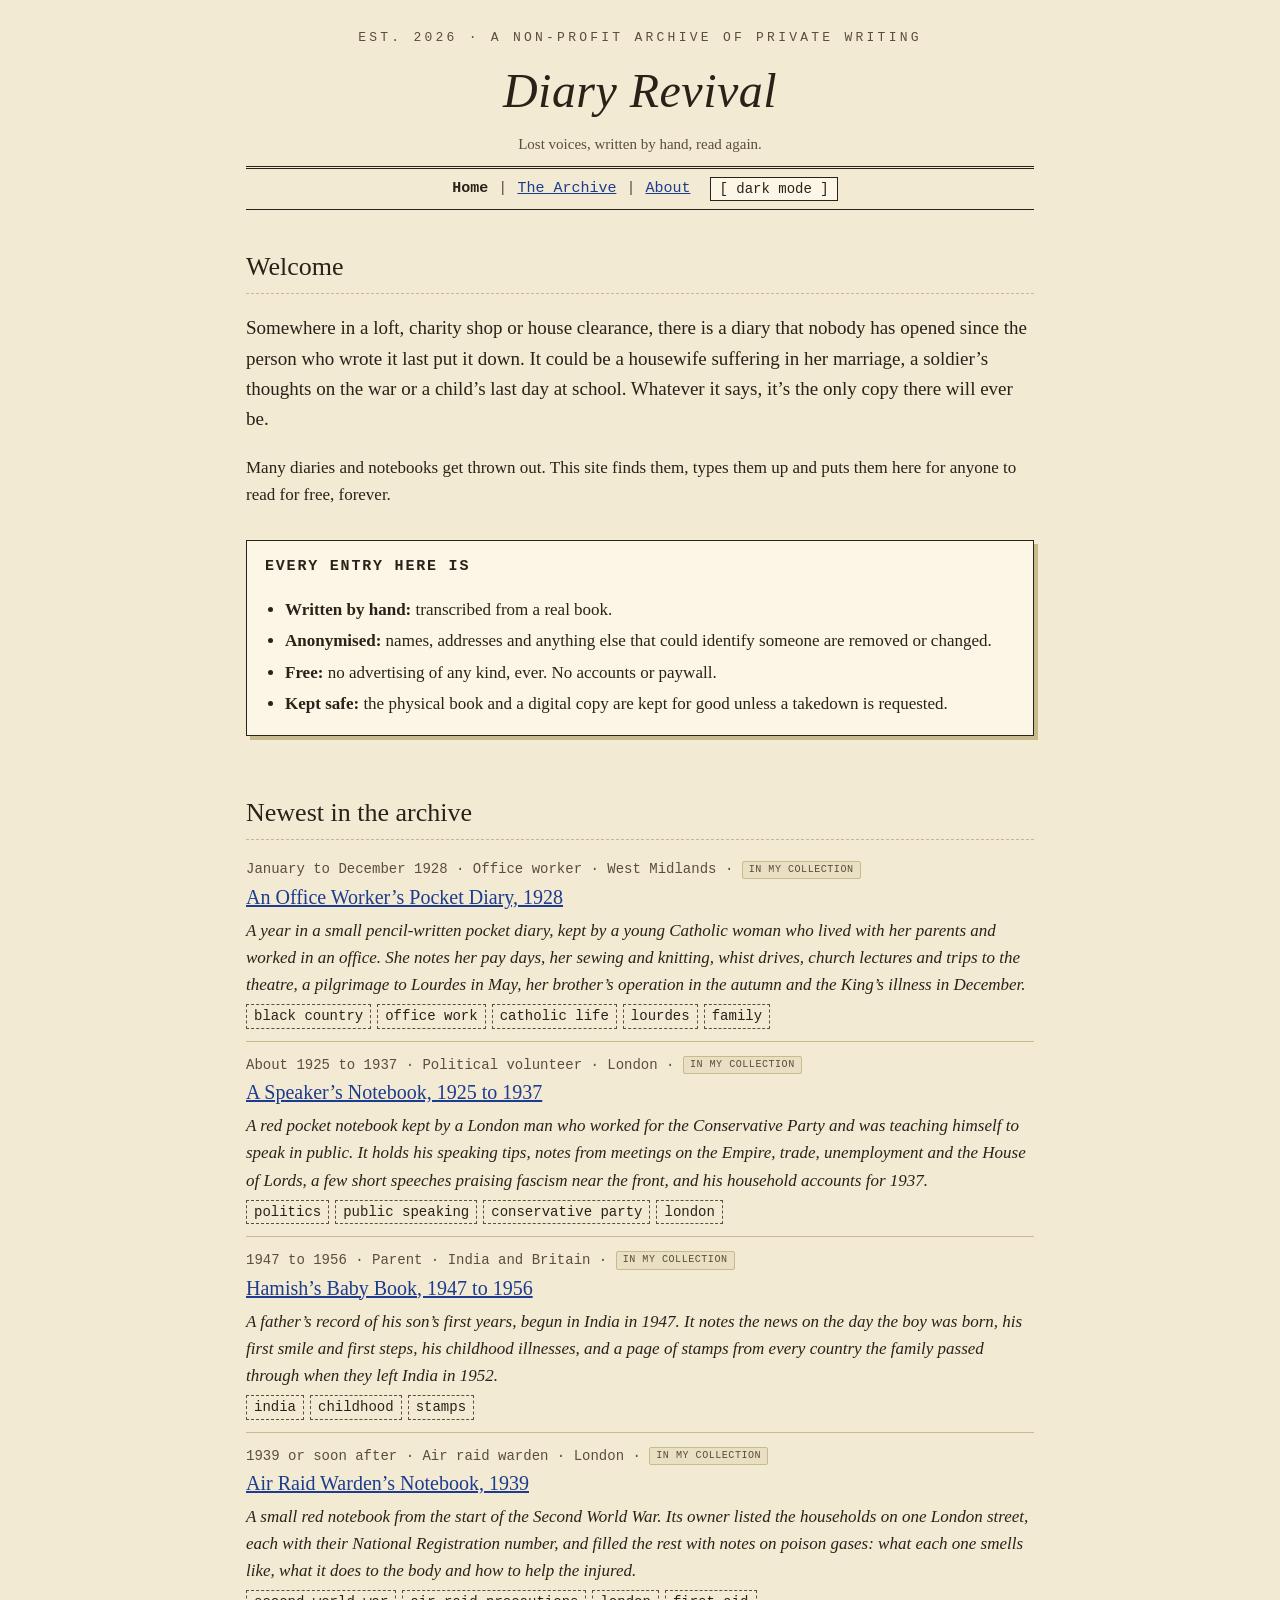
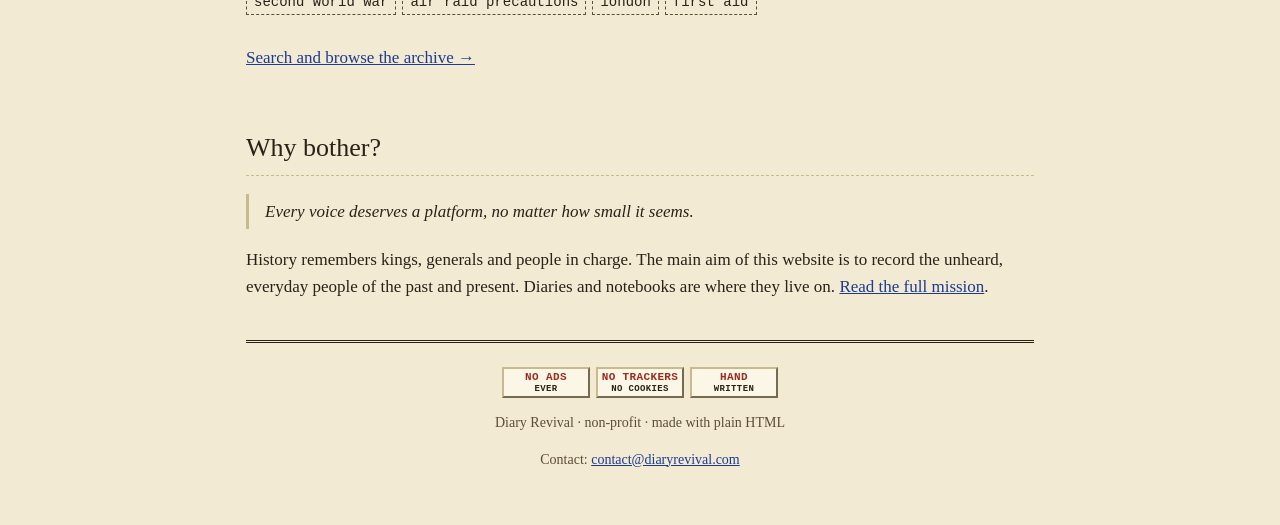
<file: index.html>
<!doctype html>
<html lang="en-GB">
<head>
<meta charset="utf-8">
<meta name="viewport" content="width=device-width, initial-scale=1">
<title>Diary Revival: Old Handwritten Diaries and Notebooks, Free to Read</title>
<meta name="description" content="Read real handwritten diaries and notebooks from ordinary people of the past, transcribed, anonymised and free to read.">
<meta property="og:site_name" content="Diary Revival">
<meta property="og:type" content="website">
<meta property="og:locale" content="en_GB">
<meta property="og:title" content="Diary Revival: Old Handwritten Diaries and Notebooks, Free to Read">
<meta property="og:description" content="Read real handwritten diaries and notebooks from ordinary people of the past, transcribed, anonymised and free to read.">
<meta property="og:url" content="https://diaryrevival.com/">
<meta name="twitter:card" content="summary">
<link rel="canonical" href="https://diaryrevival.com/">
<link rel="icon" href="favicon.svg" type="image/svg+xml">
<link rel="icon" href="favicon.png" type="image/png" sizes="32x32">
<link rel="icon" href="favicon-48.png" type="image/png" sizes="48x48">
<script type="application/ld+json">
{"@context":"https://schema.org","@type":"WebSite","name":"Diary Revival","url":"https://diaryrevival.com/","description":"A non-profit archive of real handwritten diaries and notebooks, transcribed, anonymised and free to read.","inLanguage":"en-GB"}
</script>
<link rel="stylesheet" href="css/style.css?v=21">
<script src="js/entries.js?v=33"></script>
<script src="js/site.js?v=33"></script>
</head>
<body>
<div class="page">

<header class="masthead">
  <p class="kicker">Est. 2026 &middot; A non-profit archive of private writing</p>
  <h1><a href="index.html">Diary Revival</a></h1>
  <p class="tagline">Lost voices, written by hand, read again.</p>
</header>
<nav class="menu" aria-label="Main">
  <a href="index.html" aria-current="page">Home</a><span class="sep">|</span>
  <a href="archive.html">The Archive</a><span class="sep">|</span>
  <a href="about.html">About</a>
  <button type="button" class="theme-toggle">[ dark mode ]</button>
</nav>

<main class="home">
  <h2>Welcome</h2>
  <p>
    Somewhere in a loft, charity shop or house clearance, there is a diary that nobody has opened
    since the person who wrote it last put it down. It could be a housewife suffering in her marriage,
    a soldier&rsquo;s thoughts on the war or a child&rsquo;s last day at school. Whatever it says, it&rsquo;s
    the only copy there will ever be.
  </p>
  <p>
    Many diaries and notebooks get thrown out. This site finds them, types them up and puts them here
    for anyone to read for free, forever.
  </p>

  <div class="box">
    <h3>Every entry here is</h3>
    <ul class="plain">
      <li><strong>Written by hand:</strong> transcribed from a real book.</li>
      <li><strong>Anonymised:</strong> names, addresses and anything else that could identify someone are removed or changed.</li>
      <li><strong>Free:</strong> no advertising of any kind, ever. No accounts or paywall.</li>
      <li><strong>Kept safe:</strong> the physical book and a digital copy are kept for good unless a takedown is requested.</li>
    </ul>
  </div>

  <h2>Newest in the archive</h2>
  <ol class="entries" id="latest"></ol>
  <p><a href="archive.html">Search and browse the archive &rarr;</a></p>

  <h2>Why bother?</h2>
  <blockquote>Every voice deserves a platform, no matter how small it seems.</blockquote>
  <p>
    History remembers kings, generals and people in charge. The main aim of this website is to record
    the unheard, everyday people of the past and present. Diaries and notebooks are where they live on.
    <a href="about.html">Read the full mission</a>.
  </p>
</main>

<footer>
  <div class="badges" aria-label="Site promises">
    <span class="badge"><b>No ads</b>ever</span>
    <span class="badge"><b>No trackers</b>no cookies</span>
    <span class="badge"><b>Hand</b>written</span>
  </div>
  <p>Diary Revival &middot; non-profit &middot; made with plain HTML</p>
  <p>Contact: <span data-email>email address coming soon</span></p>
</footer>

</div>
</body>
</html>
</file>
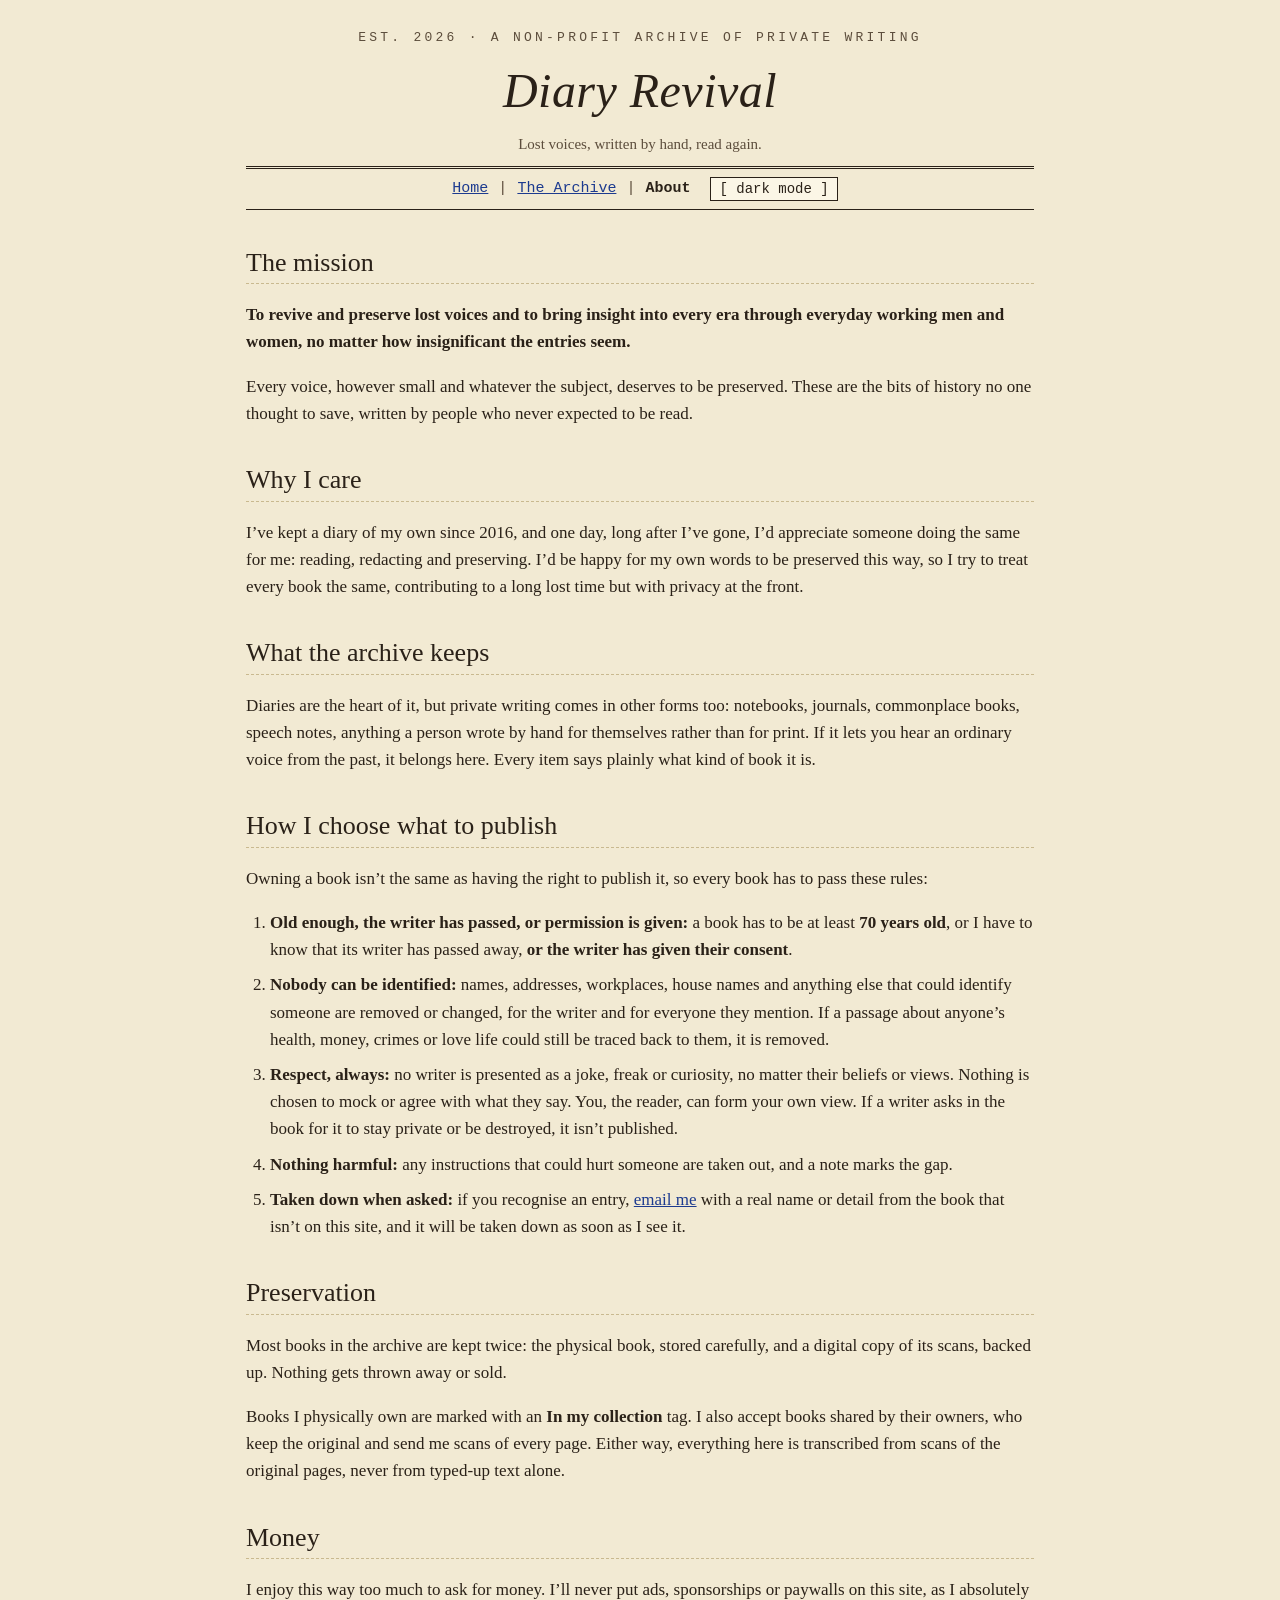
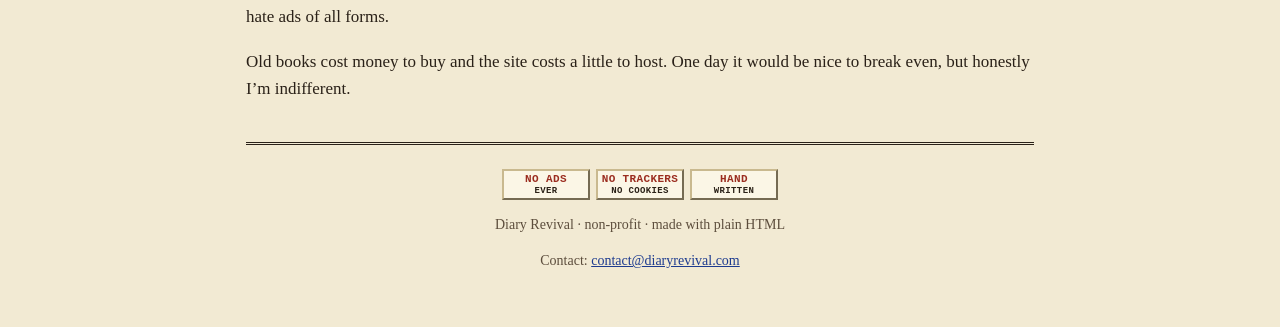
<file: about.html>
<!doctype html>
<html lang="en-GB">
<head>
<meta charset="utf-8">
<meta name="viewport" content="width=device-width, initial-scale=1">
<title>About the Archive and Its Rules &mdash; Diary Revival</title>
<meta name="description" content="Why Diary Revival preserves the private writing of everyday people, and the rules every diary and notebook must pass before it is published.">
<meta property="og:site_name" content="Diary Revival">
<meta property="og:type" content="website">
<meta property="og:locale" content="en_GB">
<meta property="og:title" content="About the Archive and Its Rules &mdash; Diary Revival">
<meta property="og:description" content="Why Diary Revival preserves the private writing of everyday people, and the rules every diary and notebook must pass before it is published.">
<meta property="og:url" content="https://diaryrevival.com/about.html">
<meta name="twitter:card" content="summary">
<link rel="canonical" href="https://diaryrevival.com/about.html">
<link rel="icon" href="favicon.svg" type="image/svg+xml">
<link rel="icon" href="favicon.png" type="image/png" sizes="32x32">
<link rel="icon" href="favicon-48.png" type="image/png" sizes="48x48">
<link rel="stylesheet" href="css/style.css?v=21">
<script src="js/entries.js?v=33"></script>
<script src="js/site.js?v=33"></script>
</head>
<body>
<div class="page">

<header class="masthead">
  <p class="kicker">Est. 2026 &middot; A non-profit archive of private writing</p>
  <h1><a href="index.html">Diary Revival</a></h1>
  <p class="tagline">Lost voices, written by hand, read again.</p>
</header>
<nav class="menu" aria-label="Main">
  <a href="index.html">Home</a><span class="sep">|</span>
  <a href="archive.html">The Archive</a><span class="sep">|</span>
  <a href="about.html" aria-current="page">About</a>
  <button type="button" class="theme-toggle">[ dark mode ]</button>
</nav>

<main>
  <h2>The mission</h2>
  <p>
    <strong>To revive and preserve lost voices and to bring insight into every era through everyday working men and women, no matter how insignificant the entries seem.</strong>
  </p>
  <p>
    Every voice, however small and whatever the subject, deserves to be preserved. These are the bits
    of history no one thought to save, written by people who never expected to be read.
  </p>

  <h2>Why I care</h2>
  <p>
    I&rsquo;ve kept a diary of my own since 2016, and one day, long after I&rsquo;ve gone, I&rsquo;d appreciate
    someone doing the same for me: reading, redacting and preserving. I&rsquo;d be happy for my own words to
    be preserved this way, so I try to treat every book the same, contributing to a long lost time but
    with privacy at the front.
  </p>

  <h2>What the archive keeps</h2>
  <p>
    Diaries are the heart of it, but private writing comes in other forms too: notebooks, journals,
    commonplace books, speech notes, anything a person wrote by hand for themselves rather than for
    print. If it lets you hear an ordinary voice from the past, it belongs here. Every item says plainly
    what kind of book it is.
  </p>

  <h2 id="what-gets-published">How I choose what to publish</h2>
  <p>
    Owning a book isn&rsquo;t the same as having the right to publish it, so every book has to pass these rules:
  </p>
  <ol class="rules">
    <li>
      <strong>Old enough, the writer has passed, or permission is given:</strong> a book has to be at least
      <strong>70 years old</strong>, or I have to know that its writer has passed away, <strong>or the
      writer has given their consent</strong>.
    </li>
    <li>
      <strong>Nobody can be identified:</strong> names, addresses, workplaces, house names and anything else
      that could identify someone are removed or changed, for the writer and for everyone they mention. If
      a passage about anyone&rsquo;s health, money, crimes or love life could still be traced back to them,
      it is removed.
    </li>
    <li>
      <strong>Respect, always:</strong> no writer is presented as a joke, freak or curiosity, no matter
      their beliefs or views. Nothing is chosen to mock or agree with what they say. You, the reader,
      can form your own view. If a writer asks in the book for it to stay private or be destroyed, it
      isn&rsquo;t published.
    </li>
    <li>
      <strong>Nothing harmful:</strong> any instructions that could hurt someone are taken out, and a note
      marks the gap.
    </li>
    <li>
      <strong>Taken down when asked:</strong> if you recognise an entry, <a data-mailto>email me</a>
      with a real name or detail from the book that isn&rsquo;t on this site, and it will be taken down as
      soon as I see it.
    </li>
  </ol>

  <h2>Preservation</h2>
  <p>
    Most books in the archive are kept twice: the physical book, stored carefully, and a digital copy
    of its scans, backed up. Nothing gets thrown away or sold.
  </p>
  <p>
    Books I physically own are marked with an <strong>In my collection</strong> tag. I also accept books
    shared by their owners, who keep the original and send me scans of every page. Either way, everything
    here is transcribed from scans of the original pages, never from typed-up text alone.
  </p>

  <h2>Money</h2>
  <p>
    I enjoy this way too much to ask for money. I&rsquo;ll never put ads, sponsorships or paywalls on
    this site, as I absolutely hate ads of all forms.
  </p>
  <p>
    Old books cost money to buy and the site costs a little to host. One day it would be nice to break
    even, but honestly I&rsquo;m indifferent.
  </p>

</main>

<footer>
  <div class="badges" aria-label="Site promises">
    <span class="badge"><b>No ads</b>ever</span>
    <span class="badge"><b>No trackers</b>no cookies</span>
    <span class="badge"><b>Hand</b>written</span>
  </div>
  <p>Diary Revival &middot; non-profit &middot; made with plain HTML</p>
  <p>Contact: <span data-email>email address coming soon</span></p>
</footer>

</div>
</body>
</html>
</file>
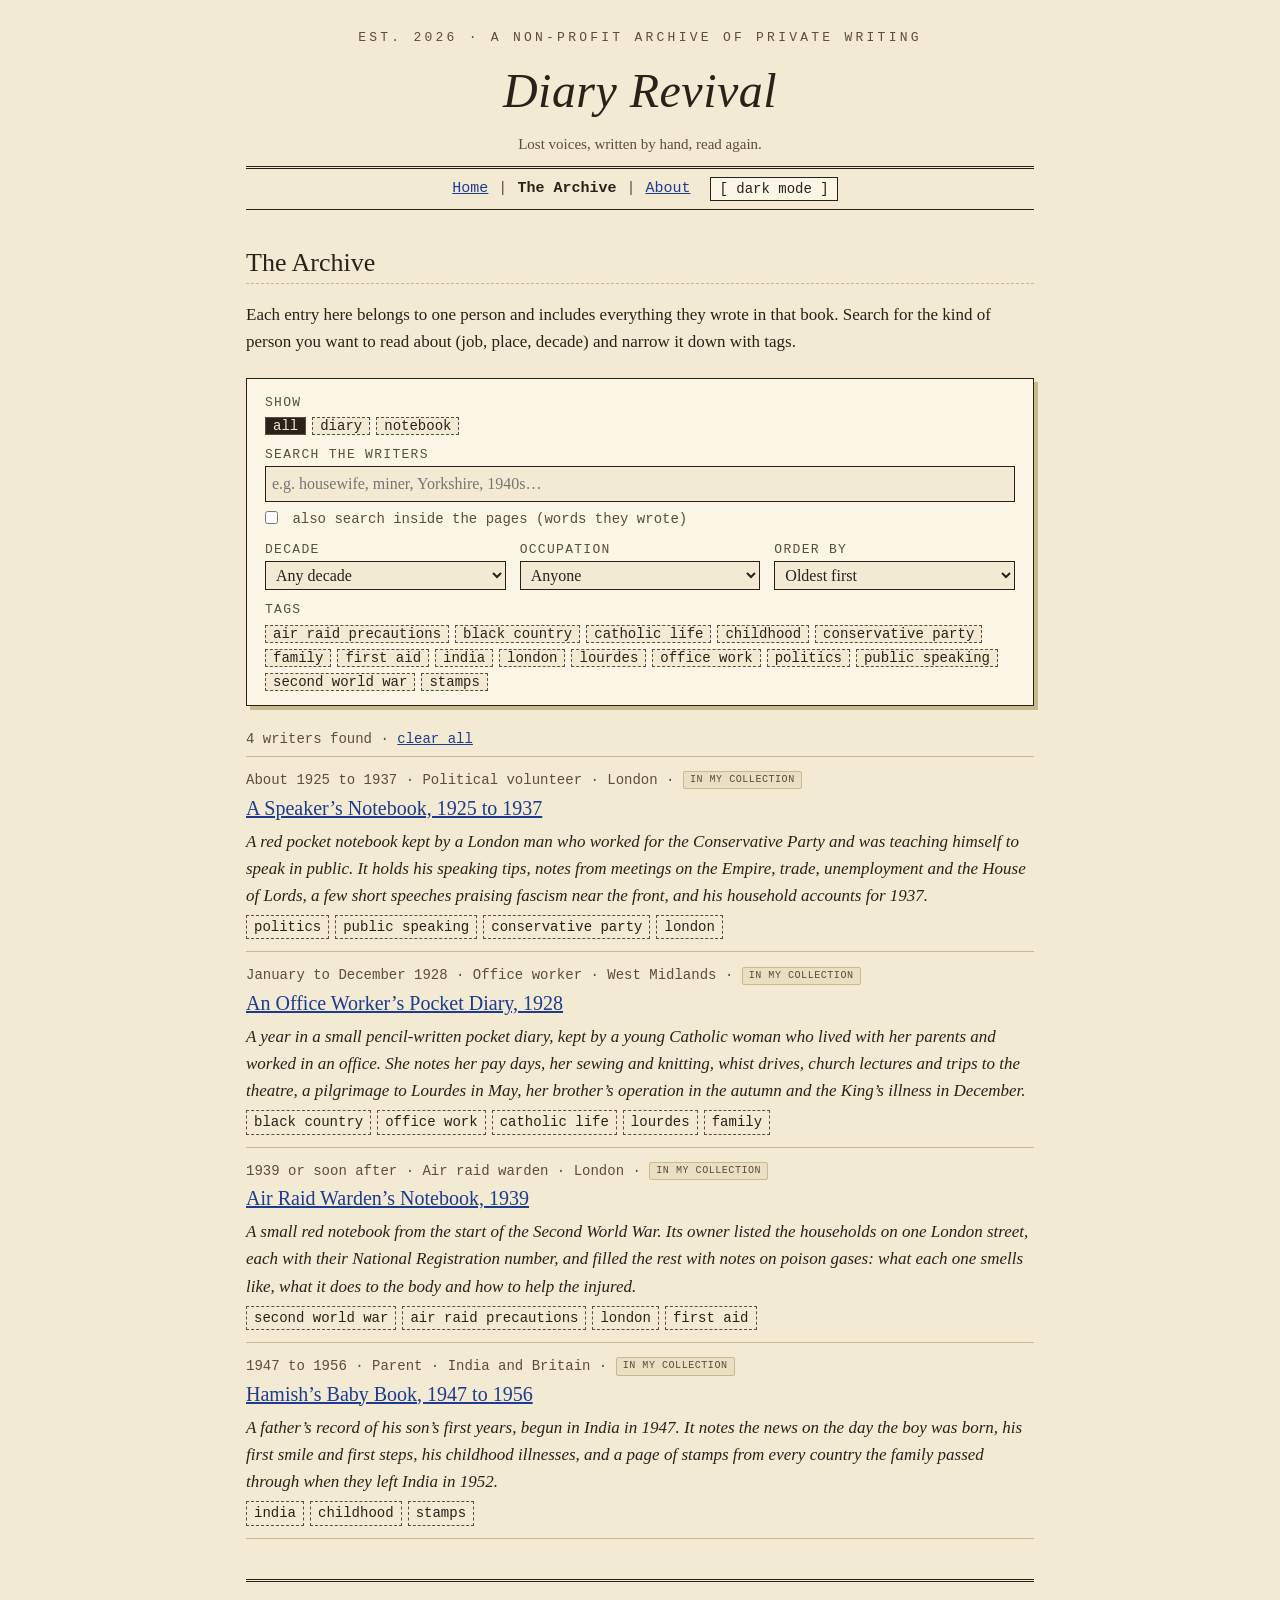
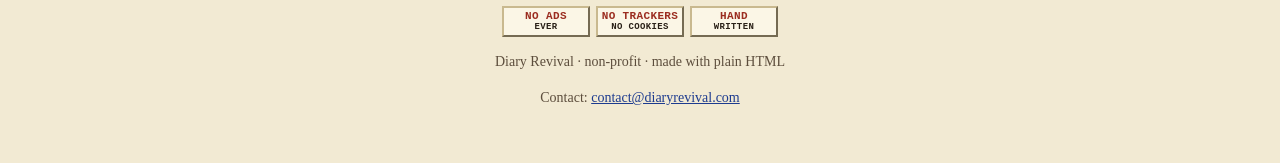
<file: archive.html>
<!doctype html>
<html lang="en-GB">
<head>
<meta charset="utf-8">
<meta name="viewport" content="width=device-width, initial-scale=1">
<title>Search Old Diaries and Notebooks &mdash; Diary Revival</title>
<meta name="description" content="Browse and search old diaries and notebooks by occupation, place, decade or tag. Every entry is transcribed from a real book and free to read.">
<meta property="og:site_name" content="Diary Revival">
<meta property="og:type" content="website">
<meta property="og:locale" content="en_GB">
<meta property="og:title" content="Search Old Diaries and Notebooks &mdash; Diary Revival">
<meta property="og:description" content="Browse and search old diaries and notebooks by occupation, place, decade or tag. Every entry is transcribed from a real book and free to read.">
<meta property="og:url" content="https://diaryrevival.com/archive.html">
<meta name="twitter:card" content="summary">
<link rel="canonical" href="https://diaryrevival.com/archive.html">
<link rel="icon" href="favicon.svg" type="image/svg+xml">
<link rel="icon" href="favicon.png" type="image/png" sizes="32x32">
<link rel="icon" href="favicon-48.png" type="image/png" sizes="48x48">
<link rel="stylesheet" href="css/style.css?v=21">
<script src="js/entries.js?v=33"></script>
<script src="js/site.js?v=33"></script>
</head>
<body>
<div class="page">

<header class="masthead">
  <p class="kicker">Est. 2026 &middot; A non-profit archive of private writing</p>
  <h1><a href="index.html">Diary Revival</a></h1>
  <p class="tagline">Lost voices, written by hand, read again.</p>
</header>
<nav class="menu" aria-label="Main">
  <a href="index.html">Home</a><span class="sep">|</span>
  <a href="archive.html" aria-current="page">The Archive</a><span class="sep">|</span>
  <a href="about.html">About</a>
  <button type="button" class="theme-toggle">[ dark mode ]</button>
</nav>

<main id="archive">
  <h2>The Archive</h2>
  <p>
    Each entry here belongs to one person and includes everything they wrote in that book. Search for
    the kind of person you want to read about (job, place, decade) and narrow it down with tags.
  </p>

  <div class="box">
    <div class="controls">
      <div class="wide">
        <label>Show</label>
        <div class="tags" id="kind-switch">
          <button type="button" class="tag" data-kind="all" aria-pressed="true">all</button>
          <button type="button" class="tag" data-kind="diary" aria-pressed="false">diary</button>
          <button type="button" class="tag" data-kind="notebook" aria-pressed="false">notebook</button>
        </div>
      </div>
      <div class="wide">
        <label for="q">Search the writers</label>
        <input type="search" id="q" placeholder="e.g. housewife, miner, Yorkshire, 1940s&hellip;" autocomplete="off">
        <label class="check"><input type="checkbox" id="inside"> also search inside the pages (words they wrote)</label>
      </div>
      <div class="filter-toggle">
        <button type="button" class="tag" id="filter-toggle" aria-expanded="false">more filters</button>
      </div>
      <div class="filter-extra">
        <label for="decade">Decade</label>
        <select id="decade"><option value="">Any decade</option></select>
      </div>
      <div class="filter-extra">
        <label for="occupation">Occupation</label>
        <select id="occupation"><option value="">Anyone</option></select>
      </div>
      <div class="filter-extra">
        <label for="sort">Order by</label>
        <select id="sort">
          <option value="oldest">Oldest first</option>
          <option value="newest">Newest first</option>
          <option value="added">Recently added</option>
          <option value="title">Title A&ndash;Z</option>
        </select>
      </div>
      <div class="wide filter-extra">
        <label>Tags</label>
        <div class="tags" id="tag-list"></div>
      </div>
    </div>
  </div>

  <p class="result-count"><span id="result-count"></span> &middot; <button type="button" class="clear-btn" id="clear">clear all</button></p>
  <ol class="entries" id="results"></ol>
</main>

<footer>
  <div class="badges" aria-label="Site promises">
    <span class="badge"><b>No ads</b>ever</span>
    <span class="badge"><b>No trackers</b>no cookies</span>
    <span class="badge"><b>Hand</b>written</span>
  </div>
  <p>Diary Revival &middot; non-profit &middot; made with plain HTML</p>
  <p>Contact: <span data-email>email address coming soon</span></p>
</footer>

</div>
</body>
</html>
</file>
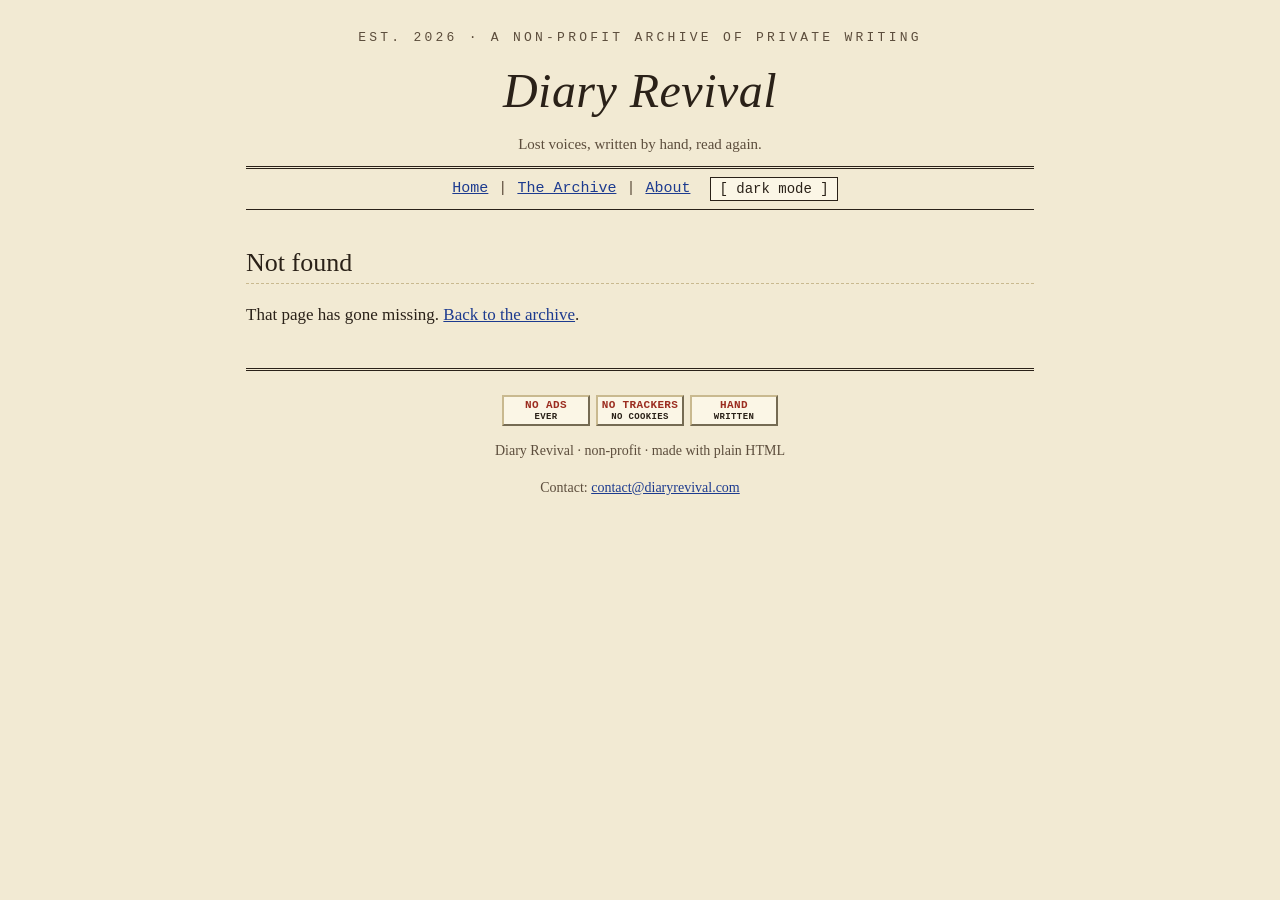
<file: entry.html>
<!doctype html>
<html lang="en-GB">
<head>
<meta charset="utf-8">
<meta name="viewport" content="width=device-width, initial-scale=1">
<title>Diary &mdash; Diary Revival</title>
<meta name="description" content="A real handwritten diary or notebook from the Diary Revival archive, transcribed, anonymised and free to read.">
<meta property="og:site_name" content="Diary Revival">
<meta property="og:type" content="website">
<meta property="og:locale" content="en_GB">
<meta property="og:title" content="Diary &mdash; Diary Revival">
<meta property="og:description" content="A real handwritten diary or notebook from the Diary Revival archive, transcribed, anonymised and free to read.">
<meta name="twitter:card" content="summary">
<link rel="icon" href="favicon.svg" type="image/svg+xml">
<link rel="icon" href="favicon.png" type="image/png" sizes="32x32">
<link rel="icon" href="favicon-48.png" type="image/png" sizes="48x48">
<link rel="stylesheet" href="css/style.css?v=21">
<script src="js/entries.js?v=33"></script>
<script src="js/site.js?v=33"></script>
</head>
<body>
<div class="page">

<header class="masthead">
  <p class="kicker">Est. 2026 &middot; A non-profit archive of private writing</p>
  <h1><a href="index.html">Diary Revival</a></h1>
  <p class="tagline">Lost voices, written by hand, read again.</p>
</header>
<nav class="menu" aria-label="Main">
  <a href="index.html">Home</a><span class="sep">|</span>
  <a href="archive.html">The Archive</a><span class="sep">|</span>
  <a href="about.html">About</a>
  <button type="button" class="theme-toggle">[ dark mode ]</button>
</nav>

<main id="entry">
  <p>Loading&hellip;</p>
  <noscript><p>This page needs JavaScript switched on to show this book.</p></noscript>
</main>

<footer>
  <div class="badges" aria-label="Site promises">
    <span class="badge"><b>No ads</b>ever</span>
    <span class="badge"><b>No trackers</b>no cookies</span>
    <span class="badge"><b>Hand</b>written</span>
  </div>
  <p>Diary Revival &middot; non-profit &middot; made with plain HTML</p>
  <p>Contact: <span data-email>email address coming soon</span></p>
</footer>

</div>
</body>
</html>
</file>
<file: css/style.css>
/* Diary Revival — one plain stylesheet, no frameworks. */

:root {
  --paper: #f2ead3;
  --paper-2: #e9dfc2;
  --ink: #2a2118;
  --ink-soft: #5c4d3c;
  --rule: #c9b98f;
  --line: rgba(80, 110, 160, 0.18);
  --margin: rgba(190, 60, 60, 0.35);
  --link: #1d3b8f;
  --visited: #5a2a82;
  --stamp: #9b2d20;
  --box: #fbf6e6;
  color-scheme: light;
}

@media (prefers-color-scheme: dark) {
  :root:not([data-theme="light"]) {
    --paper: #15120e;
    --paper-2: #1d1914;
    --ink: #e4d9bf;
    --ink-soft: #a89a7e;
    --rule: #4a4032;
    --line: rgba(140, 160, 200, 0.10);
    --margin: rgba(200, 90, 80, 0.30);
    --link: #9fb6ff;
    --visited: #c9a2f0;
    --stamp: #e0705f;
    --box: #1b1712;
    color-scheme: dark;
  }
}

:root[data-theme="dark"] {
  --paper: #15120e;
  --paper-2: #1d1914;
  --ink: #e4d9bf;
  --ink-soft: #a89a7e;
  --rule: #4a4032;
  --line: rgba(140, 160, 200, 0.10);
  --margin: rgba(200, 90, 80, 0.30);
  --link: #9fb6ff;
  --visited: #c9a2f0;
  --stamp: #e0705f;
  --box: #1b1712;
  color-scheme: dark;
}

* { box-sizing: border-box; }

html { background: var(--paper); }

body {
  margin: 0;
  background: var(--paper);
  color: var(--ink);
  font-family: Georgia, "Times New Roman", Times, serif;
  font-size: 17px;
  line-height: 1.6;
}

a { color: var(--link); }
a:visited { color: var(--visited); }
a:hover { background: var(--ink); color: var(--paper); text-decoration: none; }

.page {
  max-width: 820px;
  margin: 0 auto;
  padding: 0 16px 40px;
}

/* ---------- Masthead ---------- */

.masthead {
  text-align: center;
  padding: 28px 0 10px;
  border-bottom: 3px double var(--ink);
}

.masthead .kicker {
  font-family: "Courier New", Courier, monospace;
  font-size: 13px;
  letter-spacing: 0.25em;
  text-transform: uppercase;
  color: var(--ink-soft);
  margin: 0;
}

.masthead h1 {
  font-size: clamp(30px, 7vw, 48px);
  font-weight: normal;
  font-style: italic;
  margin: 4px 0 2px;
  letter-spacing: 0.01em;
}

.masthead h1 a, .masthead h1 a:visited { color: var(--ink); text-decoration: none; }
.masthead h1 a:hover { background: none; color: var(--stamp); }

.masthead .tagline {
  margin: 0;
  font-size: 15px;
  color: var(--ink-soft);
}

nav.menu {
  display: flex;
  flex-wrap: wrap;
  justify-content: center;
  gap: 4px 0;
  padding: 8px 0;
  border-bottom: 1px solid var(--ink);
  font-family: "Courier New", Courier, monospace;
  font-size: 15px;
}

nav.menu a { padding: 0 10px; }
nav.menu a[aria-current="page"] { font-weight: bold; color: var(--ink); text-decoration: none; }
nav.menu .sep { color: var(--ink-soft); }

.theme-toggle {
  font-family: "Courier New", Courier, monospace;
  font-size: 14px;
  background: var(--box);
  color: var(--ink);
  border: 1px solid var(--ink);
  border-radius: 0;
  padding: 1px 8px;
  margin-left: 10px;
  cursor: pointer;
}
.theme-toggle:hover { background: var(--ink); color: var(--paper); }

/* ---------- Text ---------- */

h2 {
  font-weight: normal;
  font-size: 26px;
  margin: 32px 0 8px;
  border-bottom: 1px dashed var(--rule);
}

h3 { font-size: 19px; margin: 24px 0 6px; }

hr { border: 0; border-top: 1px dashed var(--rule); margin: 28px 0; }

.small, small { font-size: 14px; color: var(--ink-soft); }

.mono { font-family: "Courier New", Courier, monospace; }

.box {
  background: var(--box);
  border: 1px solid var(--ink);
  box-shadow: 4px 4px 0 var(--rule);
  padding: 14px 18px;
  margin: 22px 0;
}

.box > :first-child { margin-top: 0; }
.box > :last-child { margin-bottom: 0; }

.box h3 {
  font-family: "Courier New", Courier, monospace;
  font-size: 15px;
  letter-spacing: 0.12em;
  text-transform: uppercase;
}

.stamp {
  display: inline-block;
  font-family: "Courier New", Courier, monospace;
  font-weight: bold;
  font-size: 13px;
  letter-spacing: 0.15em;
  text-transform: uppercase;
  color: var(--stamp);
  border: 2px solid var(--stamp);
  padding: 0 6px;
  transform: rotate(-2deg);
}

ul.plain { padding-left: 20px; }
ul.plain li { margin: 4px 0; }

blockquote {
  margin: 16px 0;
  padding: 4px 16px;
  border-left: 3px solid var(--rule);
  font-style: italic;
}

/* ---------- Home ---------- */

.home h2 { margin: 56px 0 18px; padding-bottom: 6px; }
.home h2:first-child { margin-top: 36px; }
.home h2:first-child + p { font-size: 19px; }
.home .box { margin: 32px 0 0; }
.home ol.entries li:first-child { border-top: 0; padding-top: 0; }
.home ol.entries li:last-child { border-bottom: 0; }

/* ---------- Archive ---------- */

.controls {
  display: grid;
  grid-template-columns: 1fr 1fr 1fr;
  gap: 10px 14px;
}

.controls label {
  display: block;
  font-family: "Courier New", Courier, monospace;
  font-size: 13px;
  text-transform: uppercase;
  letter-spacing: 0.1em;
  color: var(--ink-soft);
}

.controls .wide { grid-column: 1 / -1; }

.controls label.check {
  margin-top: 6px;
  text-transform: none;
  letter-spacing: 0;
  font-size: 14px;
  cursor: pointer;
}
.controls label.check input { margin: 0 6px 0 0; vertical-align: -1px; accent-color: var(--ink); }

input[type="search"], select {
  width: 100%;
  font: inherit;
  font-size: 16px;
  background: var(--paper);
  color: var(--ink);
  border: 1px solid var(--ink);
  border-radius: 0;
  padding: 4px 6px;
}

.tags { display: flex; flex-wrap: wrap; gap: 6px; margin-top: 4px; }

.tag {
  font-family: "Courier New", Courier, monospace;
  font-size: 14px;
  background: var(--paper);
  color: var(--ink);
  border: 1px dashed var(--ink-soft);
  border-radius: 0;
  padding: 0 7px;
  cursor: pointer;
  text-decoration: none;
}
a.tag:visited { color: var(--ink); }
.tag:hover { border-style: solid; background: var(--paper); color: var(--ink); }
.tag[aria-pressed="true"] { background: var(--ink); color: var(--paper); border-style: solid; }

.result-count {
  font-family: "Courier New", Courier, monospace;
  font-size: 14px;
  color: var(--ink-soft);
  margin: 18px 0 6px;
}

.clear-btn {
  font: inherit;
  background: none;
  border: 0;
  padding: 0;
  color: var(--link);
  text-decoration: underline;
  cursor: pointer;
}

ol.entries { list-style: none; padding: 0; margin: 0; }

ol.entries li {
  border-top: 1px solid var(--rule);
  padding: 12px 0;
}

ol.entries li:last-child { border-bottom: 1px solid var(--rule); }

ol.entries .meta {
  font-family: "Courier New", Courier, monospace;
  font-size: 14px;
  color: var(--ink-soft);
}

ol.entries .title { font-size: 20px; }
ol.entries .snippet { margin: 4px 0 6px; font-style: italic; }

mark { background: var(--rule); color: var(--ink); }

/* ---------- Entry page ---------- */

table.facts {
  border-collapse: collapse;
  width: 100%;
  font-size: 15px;
}

table.facts th, table.facts td {
  border: 1px solid var(--rule);
  padding: 4px 8px;
  text-align: left;
  vertical-align: top;
}

table.facts th {
  width: 34%;
  font-family: "Courier New", Courier, monospace;
  font-weight: normal;
  font-size: 13px;
  text-transform: uppercase;
  letter-spacing: 0.08em;
  background: var(--paper-2);
}

.btn {
  font-family: "Courier New", Courier, monospace;
  font-size: 15px;
  background: var(--box);
  color: var(--ink);
  border: 2px outset var(--rule);
  border-radius: 0;
  padding: 3px 12px;
  cursor: pointer;
}
.btn:active { border-style: inset; }
.btn:hover { background: var(--paper-2); }

.page-sheet {
  margin: 24px 0;
  padding: 18px 18px 18px 52px;
  border: 1px solid var(--rule);
  background-color: var(--box);
  background-image:
    linear-gradient(to right, transparent 38px, var(--margin) 38px, var(--margin) 39px, transparent 39px),
    repeating-linear-gradient(to bottom, transparent 0, transparent 31px, var(--line) 31px, var(--line) 32px);
  background-position: 0 14px;
  font-family: "Courier New", Courier, monospace;
  font-size: 16px;
  line-height: 32px;
}

.entry-head { display: flex; gap: 22px; align-items: flex-start; margin: 26px 0 20px; }
.entry-head h2 { margin-top: 0; }
.entry-head p { margin-bottom: 0; }

/* A plain cloth cover with a paper label. */
.book-cover {
  flex: 0 0 104px;
  height: 142px;
  display: flex;
  align-items: flex-start;
  justify-content: center;
  padding-top: 24px;
  box-sizing: border-box;
  background-image: linear-gradient(to right, rgba(0, 0, 0, 0.32) 0, rgba(0, 0, 0, 0.32) 9px, transparent 9px);
  border: 1px solid var(--ink);
  box-shadow: 4px 4px 0 var(--rule);
}
.book-cover span {
  margin-left: 9px;
  padding: 4px 8px;
  background: #f2ead3;
  color: #2a2118;
  border: 1px solid #2a2118;
  font-family: "Courier New", Courier, monospace;
  font-size: 12px;
  line-height: 1.35;
  text-align: center;
}

.context { margin: 14px 0; }
.context table.facts { margin-top: 10px; }

.months { font-family: "Courier New", Courier, monospace; font-size: 14px; line-height: 1.8; }

.context summary {
  font-family: "Courier New", Courier, monospace;
  font-size: 15px;
  letter-spacing: 0.12em;
  text-transform: uppercase;
  cursor: pointer;
}
.context p { white-space: pre-line; }

.day { margin: 0 0 32px; }
.day:last-child { margin-bottom: 0; }
.day h3 {
  font-family: Georgia, "Times New Roman", serif;
  font-style: italic;
  font-weight: normal;
  font-size: 18px;
  margin: 0;
  line-height: 32px;
}
.day p { margin: 0; white-space: pre-line; }

/* A day with its page photo: photo on the left, transcription on the right. */
.day.has-photo { display: grid; grid-template-columns: minmax(0, 2fr) minmax(0, 3fr); gap: 20px; align-items: start; }
.page-photo {
  padding: 0;
  border: 1px solid var(--ink);
  background: var(--box);
  box-shadow: 3px 3px 0 var(--rule);
  cursor: zoom-in;
}
.page-photo img { display: block; width: 100%; height: auto; }
.page-photo.empty {
  display: flex;
  align-items: center;
  justify-content: center;
  aspect-ratio: 3 / 4;
  border: 2px dashed var(--rule);
  box-shadow: none;
  cursor: default;
  font-family: "Courier New", Courier, monospace;
  font-size: 13px;
  color: var(--ink-soft);
  text-transform: uppercase;
  letter-spacing: 0.06em;
}
.page-photo:hover, .page-photo:focus-visible { outline: 2px solid var(--link); outline-offset: 2px; }

.note {
  font-family: Georgia, "Times New Roman", serif;
  font-size: 14px;
  color: var(--ink-soft);
}

/* ---------- Footer ---------- */

footer {
  margin-top: 40px;
  padding-top: 14px;
  border-top: 3px double var(--ink);
  text-align: center;
  font-size: 14px;
  color: var(--ink-soft);
}

.badges {
  display: flex;
  flex-wrap: wrap;
  justify-content: center;
  gap: 6px;
  margin: 10px 0;
}

/* 88x31-style buttons, the way websites used to do it */
.badge {
  width: 88px;
  height: 31px;
  display: flex;
  flex-direction: column;
  align-items: center;
  justify-content: center;
  border: 2px outset var(--rule);
  background: var(--box);
  font-family: "Courier New", Courier, monospace;
  font-size: 9px;
  font-weight: bold;
  line-height: 1.15;
  letter-spacing: 0.04em;
  text-transform: uppercase;
  color: var(--ink);
}
.badge b { font-size: 11px; color: var(--stamp); }

.filter-toggle { display: none; }

/* ---------- Photos of the book ---------- */

.photo-thumb {
  flex: 0 0 120px;
  position: relative;
  padding: 0;
  border: 1px solid var(--ink);
  background: var(--box);
  box-shadow: 3px 3px 0 var(--rule);
  cursor: zoom-in;
}
.photo-thumb img { display: block; width: 120px; height: 160px; object-fit: cover; }
.photo-thumb .photo-count {
  position: absolute;
  left: 0; right: 0; bottom: 0;
  padding: 2px 0;
  background: rgba(0, 0, 0, 0.65);
  color: #fff;
  font-family: "Courier New", Courier, monospace;
  font-size: 12px;
  text-transform: uppercase;
  letter-spacing: 0.06em;
}
.photo-thumb:hover, .photo-thumb:focus-visible { outline: 2px solid var(--link); outline-offset: 2px; }

dialog.lightbox {
  width: min(900px, 100vw - 32px);
  max-height: calc(100vh - 32px);
  padding: 12px;
  border: 1px solid var(--ink);
  background: var(--paper);
  color: var(--ink);
}
dialog.lightbox::backdrop { background: rgba(0, 0, 0, 0.8); }
.lightbox-bar {
  display: flex;
  justify-content: space-between;
  align-items: center;
  margin-bottom: 8px;
  font-family: "Courier New", Courier, monospace;
  font-size: 14px;
}
dialog.lightbox figure { margin: 0; }
.lightbox-stage { position: relative; display: flex; justify-content: center; background: #111; }
.lightbox-stage img { display: block; width: auto; max-width: 100%; height: calc(100vh - 170px); max-height: 800px; object-fit: contain; }
.lightbox-arrow {
  position: absolute;
  top: 50%;
  transform: translateY(-50%);
  width: 44px;
  height: 64px;
  border: 1px solid #fff;
  background: rgba(0, 0, 0, 0.55);
  color: #fff;
  font-size: 36px;
  line-height: 1;
  cursor: pointer;
}
.lightbox-arrow.prev { left: 6px; }
.lightbox-arrow.next { right: 6px; }
.lightbox-arrow:hover, .lightbox-arrow:focus-visible { background: rgba(0, 0, 0, 0.85); }
dialog.lightbox figcaption { margin-top: 8px; font-style: italic; text-align: center; }

@media (max-width: 600px) {
  body { font-size: 16px; }
  .controls { grid-template-columns: 1fr; }
  .page-sheet { padding-left: 34px; background-image:
    linear-gradient(to right, transparent 22px, var(--margin) 22px, var(--margin) 23px, transparent 23px),
    repeating-linear-gradient(to bottom, transparent 0, transparent 31px, var(--line) 31px, var(--line) 32px); }
  nav.menu a { padding: 0 6px; }
  .tag { padding: 6px 12px; }
  .tags { gap: 8px; }
  .filter-toggle { display: block; }
  .entry-head { flex-direction: column; gap: 16px; }
  .book-cover { flex-basis: auto; width: 104px; }
  .day.has-photo { grid-template-columns: 1fr; gap: 12px; }
  .page-photo { max-width: 320px; }
  .photo-thumb { flex-basis: auto; width: 122px; }
  .controls:not(.show-filters) .filter-extra { display: none; }
}

@media print {
  nav.menu, .theme-toggle, footer .badges, .photo-count { display: none; }
  body { background: #fff; color: #000; }
}


ol.rules { padding-left: 24px; }
ol.rules li { margin: 8px 0; }

/* "In my collection" tag: books I physically own (entries with held: "me") */
.collection-tag {
  display: inline-block; padding: 0 6px; border: 1px solid var(--rule); border-radius: 2px;
  background: var(--paper-2); color: var(--ink-soft);
  font-size: 0.72em; letter-spacing: 0.05em; text-transform: uppercase;
  font-style: normal; white-space: nowrap; vertical-align: middle;
}
.collection-line { margin: 0.2em 0 0.6em; }
</file>
